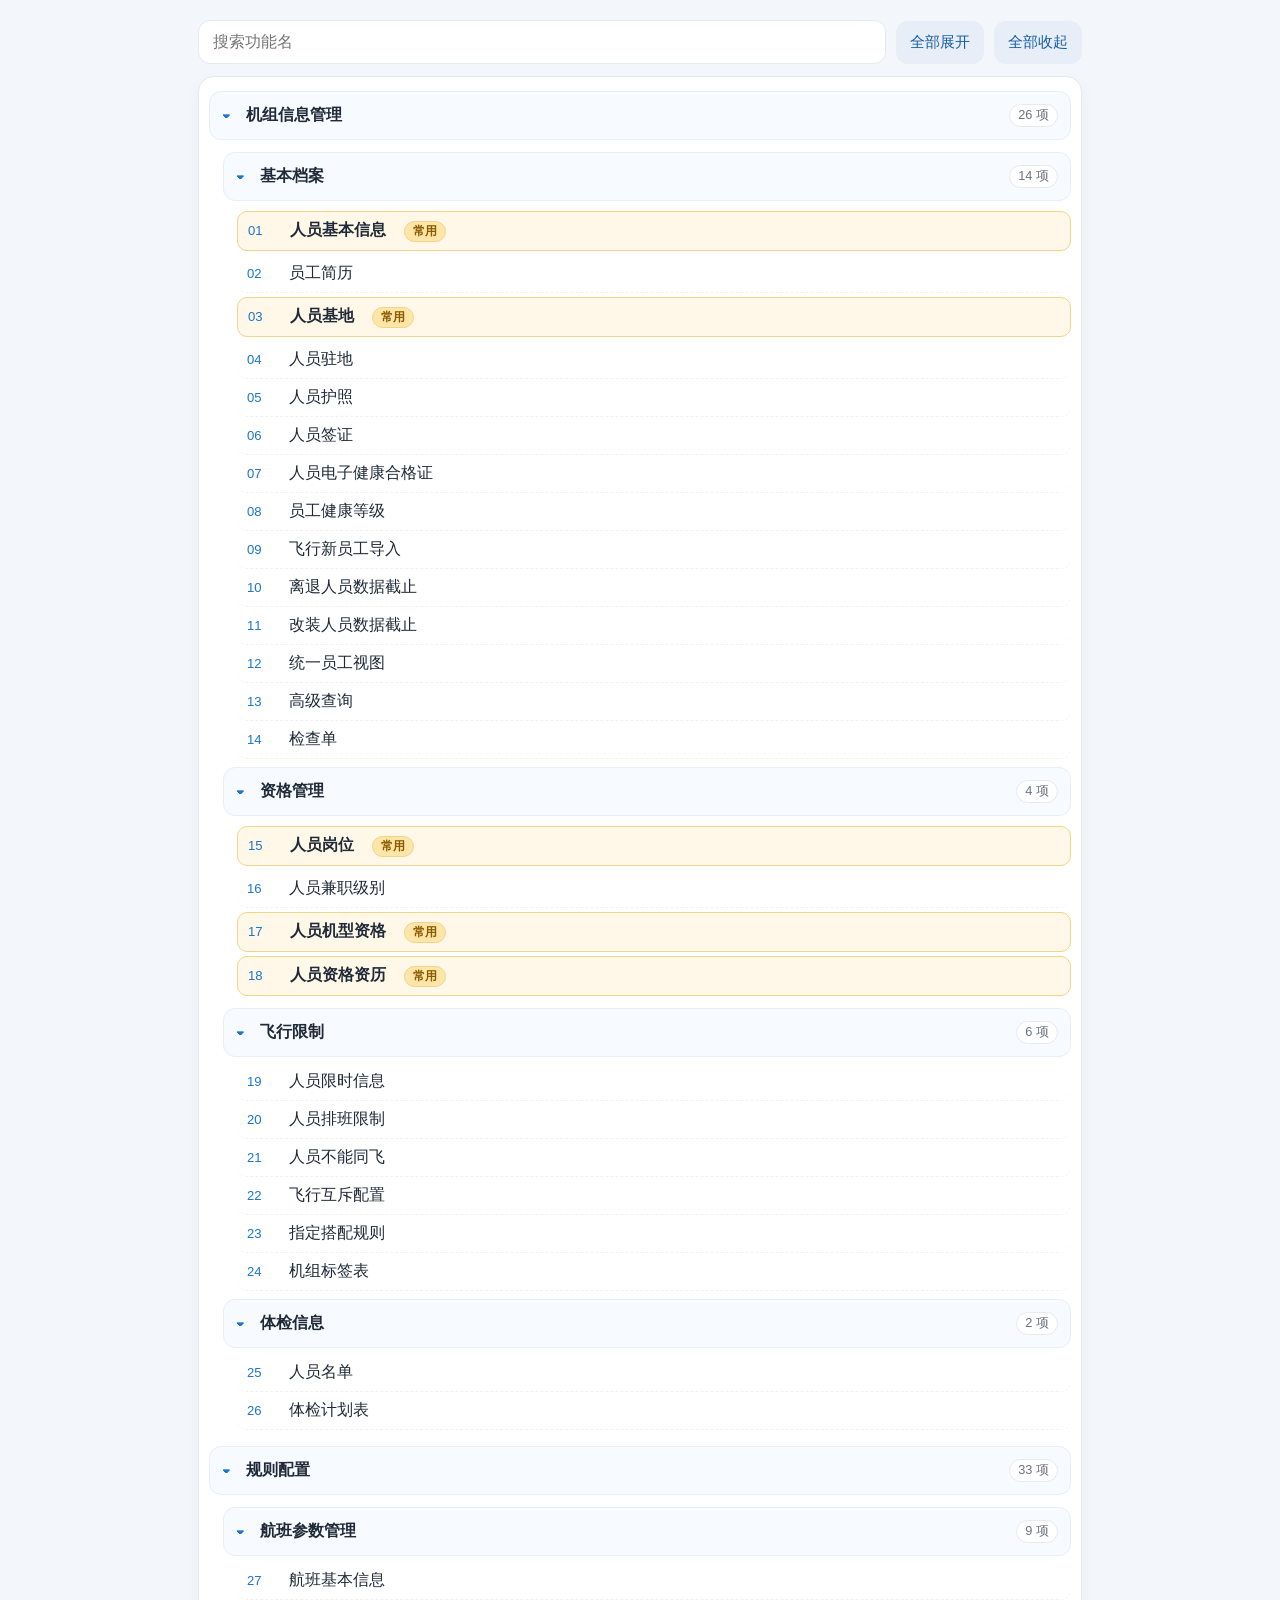
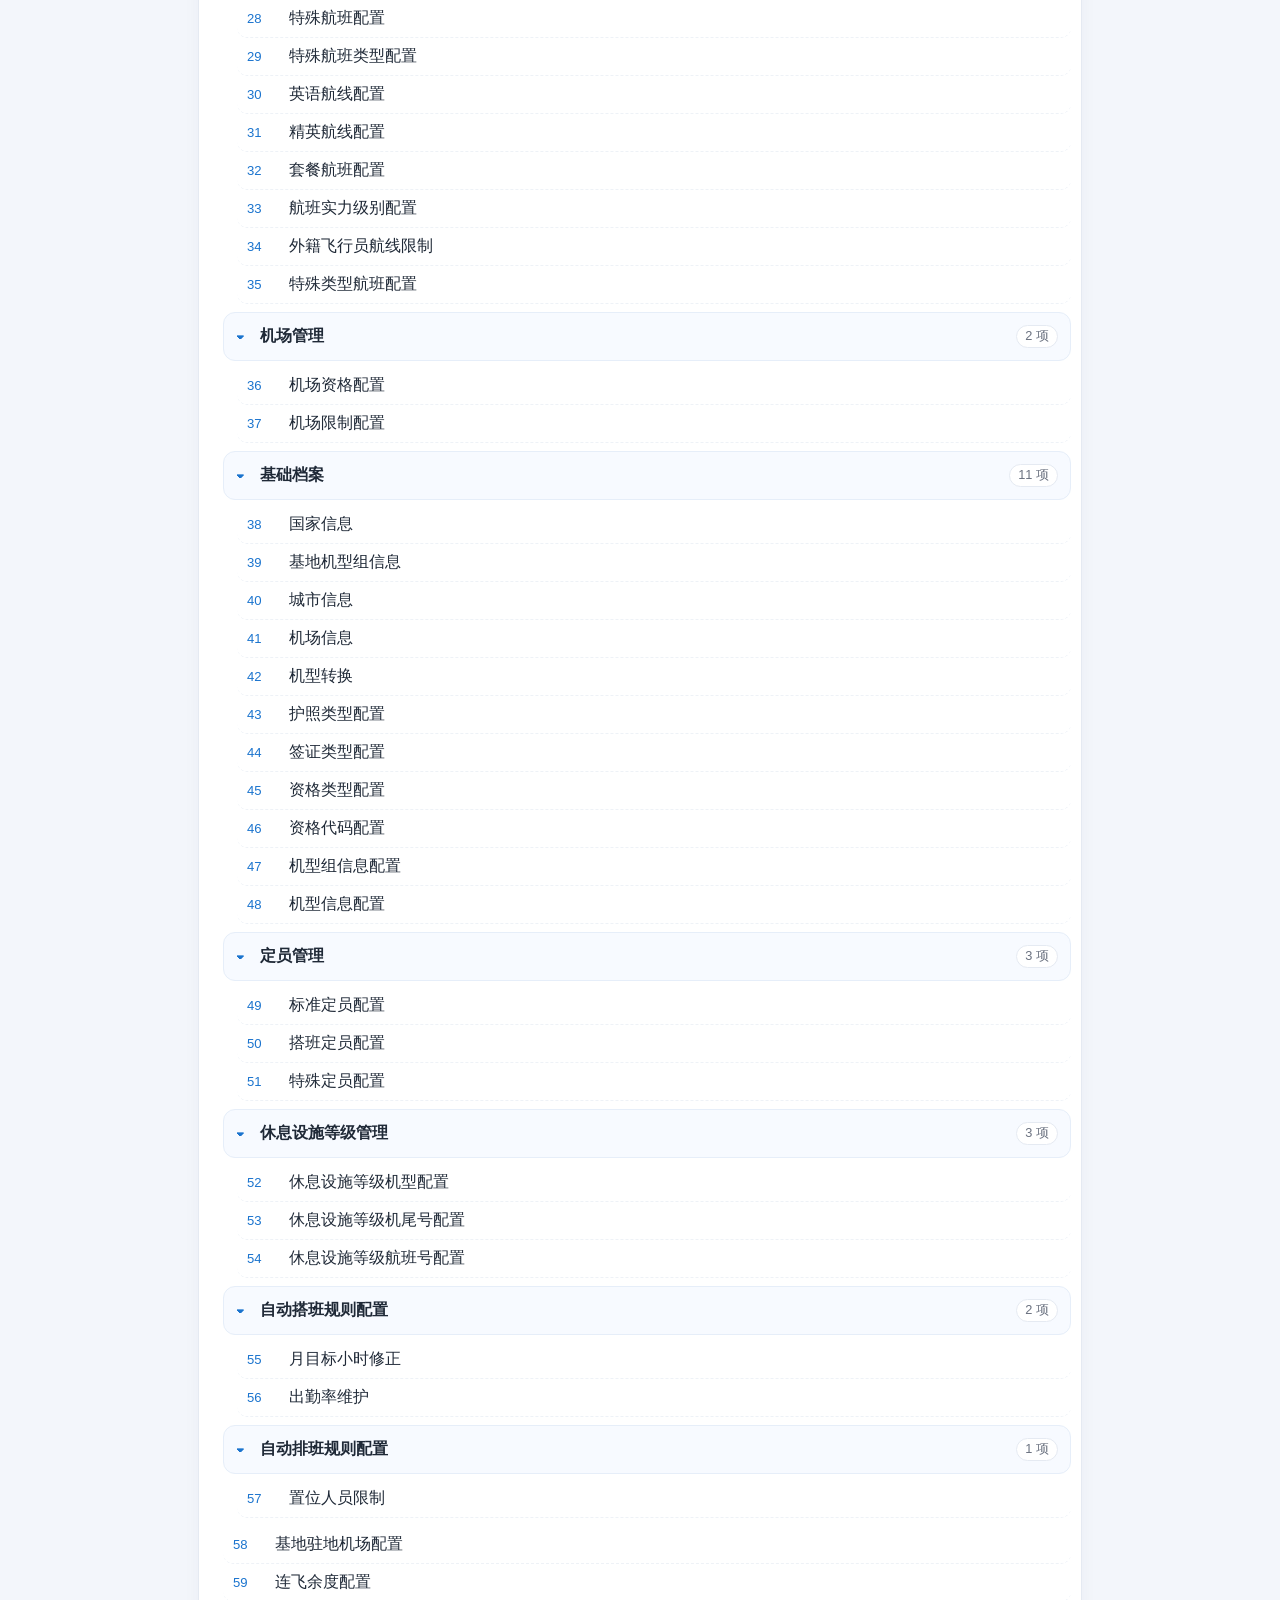
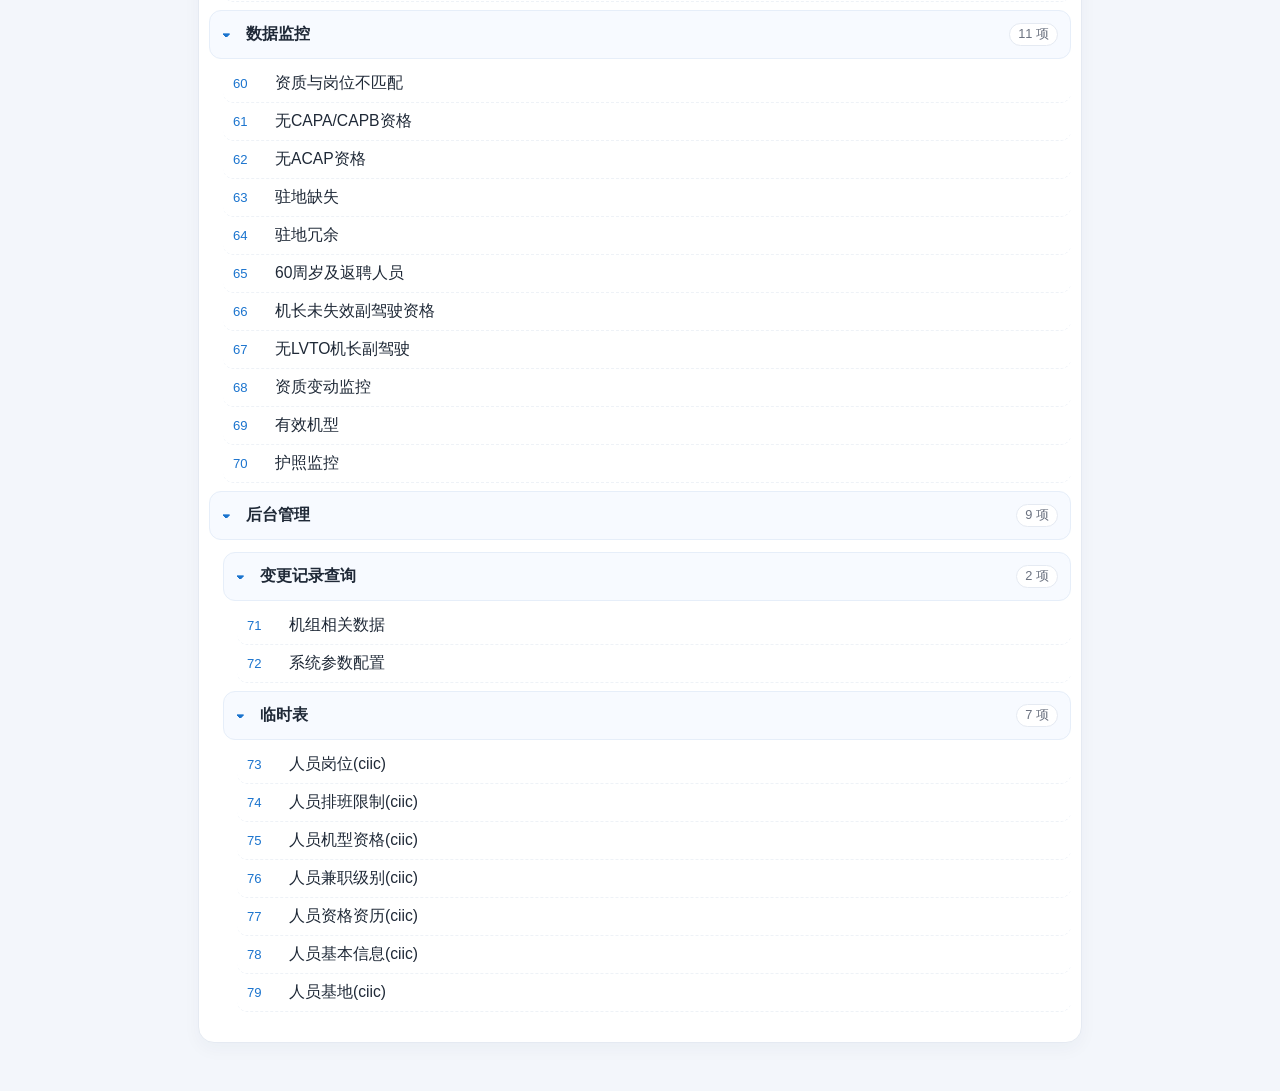
<file: assets/机组门户系统_目录.html>
<!DOCTYPE html>
<html lang="zh-CN">
<head>
<meta charset="UTF-8" />
<meta name="viewport" content="width=device-width, initial-scale=1" />
<title>机组门户系统</title>
<style>
  :root {
    --blue: #1b74ce;
    --blue-dark: #165da5;
    --bg: #f3f6fb;
    --card: #ffffff;
    --text: #1f2937;
    --muted: #6b7280;
    --line: #e5eaf2;
  }
  * { box-sizing: border-box; }
  body {
    margin: 0;
    font-family: "Segoe UI", "Microsoft YaHei", sans-serif;
    color: var(--text);
    background: var(--bg);
    min-height: 100vh;
  }
  .wrap {
    max-width: 920px;
    margin: 0 auto;
    padding: 20px 18px 48px;
  }
  .toolbar {
    margin: 0 0 12px;
    display: flex;
    gap: 10px;
    flex-wrap: wrap;
    align-items: center;
  }
  .toolbar input {
    flex: 1;
    min-width: 220px;
    border: 1px solid var(--line);
    border-radius: 12px;
    padding: 12px 14px;
    font-size: 1rem;
    outline: none;
    background: var(--card);
  }
  .toolbar input:focus { border-color: var(--blue); box-shadow: 0 0 0 3px rgba(27,116,206,.15); }
  .btn {
    border: 0;
    border-radius: 12px;
    padding: 12px 14px;
    background: var(--blue);
    color: #fff;
    cursor: pointer;
    font-size: .92rem;
  }
  .btn.secondary { background: #e8eef8; color: var(--blue-dark); }
  .card {
    background: var(--card);
    border: 1px solid var(--line);
    border-radius: 16px;
    padding: 8px 10px 14px;
    box-shadow: 0 6px 18px rgba(15, 40, 80, .04);
  }
  ul { list-style: none; margin: 0; padding: 0; }
  li.group { margin: 6px 0; }
  li.group > details > summary {
    list-style: none;
    cursor: pointer;
    display: flex;
    align-items: center;
    justify-content: space-between;
    gap: 10px;
    padding: 12px 12px;
    border-radius: 12px;
    background: #f7faff;
    border: 1px solid #e6eef9;
    font-weight: 650;
  }
  li.group > details > summary::-webkit-details-marker { display: none; }
  li.group > details > summary::before {
    content: "▾";
    color: var(--blue);
    margin-right: 6px;
  }
  li.group > details:not([open]) > summary::before { content: "▸"; }
  .g-title { flex: 1; }
  .g-count {
    color: var(--muted);
    font-size: .8rem;
    font-weight: 500;
    background: #fff;
    border-radius: 999px;
    padding: 2px 8px;
    border: 1px solid var(--line);
  }
  li.group > details > ul { padding: 6px 0 2px 14px; }
  li.leaf {
    display: flex;
    gap: 10px;
    align-items: baseline;
    padding: 8px 10px;
    border-radius: 10px;
    border-bottom: 1px dashed #eef2f7;
  }
  li.leaf:hover { background: #f5f9ff; }
  li.leaf.hot {
    background: #fff8e8;
    border: 1px solid #f0d48a;
    border-bottom: 1px solid #f0d48a;
    margin: 4px 0;
  }
  li.leaf.hot:hover { background: #fff3d6; }
  li.leaf .num {
    color: var(--blue);
    font-variant-numeric: tabular-nums;
    font-size: .82rem;
    min-width: 2rem;
  }
  li.leaf .name { font-size: .98rem; }
  li.leaf.hot .name { font-weight: 650; }
  .badge {
    margin-left: 8px;
    font-size: .75rem;
    color: #8a5a00;
    background: #ffe6a8;
    border: 1px solid #f0d48a;
    border-radius: 999px;
    padding: 1px 8px;
    font-weight: 600;
  }
  li.hidden { display: none !important; }
</style>
</head>
<body>
  <div class="wrap">
    <div class="toolbar">
      <input id="q" type="search" placeholder="搜索功能名" />
      <button class="btn secondary" type="button" id="expand">全部展开</button>
      <button class="btn secondary" type="button" id="collapse">全部收起</button>
    </div>

    <div class="card">
      <ul id="tree"><li class="group"><details open><summary><span class="g-title">机组信息管理</span><span class="g-count">26 项</span></summary><ul><li class="group"><details open><summary><span class="g-title">基本档案</span><span class="g-count">14 项</span></summary><ul><li class="leaf hot"><span class="num">01</span><span class="name">人员基本信息</span><span class="badge">常用</span></li><li class="leaf"><span class="num">02</span><span class="name">员工简历</span></li><li class="leaf hot"><span class="num">03</span><span class="name">人员基地</span><span class="badge">常用</span></li><li class="leaf"><span class="num">04</span><span class="name">人员驻地</span></li><li class="leaf"><span class="num">05</span><span class="name">人员护照</span></li><li class="leaf"><span class="num">06</span><span class="name">人员签证</span></li><li class="leaf"><span class="num">07</span><span class="name">人员电子健康合格证</span></li><li class="leaf"><span class="num">08</span><span class="name">员工健康等级</span></li><li class="leaf"><span class="num">09</span><span class="name">飞行新员工导入</span></li><li class="leaf"><span class="num">10</span><span class="name">离退人员数据截止</span></li><li class="leaf"><span class="num">11</span><span class="name">改装人员数据截止</span></li><li class="leaf"><span class="num">12</span><span class="name">统一员工视图</span></li><li class="leaf"><span class="num">13</span><span class="name">高级查询</span></li><li class="leaf"><span class="num">14</span><span class="name">检查单</span></li></ul></details></li><li class="group"><details open><summary><span class="g-title">资格管理</span><span class="g-count">4 项</span></summary><ul><li class="leaf hot"><span class="num">15</span><span class="name">人员岗位</span><span class="badge">常用</span></li><li class="leaf"><span class="num">16</span><span class="name">人员兼职级别</span></li><li class="leaf hot"><span class="num">17</span><span class="name">人员机型资格</span><span class="badge">常用</span></li><li class="leaf hot"><span class="num">18</span><span class="name">人员资格资历</span><span class="badge">常用</span></li></ul></details></li><li class="group"><details open><summary><span class="g-title">飞行限制</span><span class="g-count">6 项</span></summary><ul><li class="leaf"><span class="num">19</span><span class="name">人员限时信息</span></li><li class="leaf"><span class="num">20</span><span class="name">人员排班限制</span></li><li class="leaf"><span class="num">21</span><span class="name">人员不能同飞</span></li><li class="leaf"><span class="num">22</span><span class="name">飞行互斥配置</span></li><li class="leaf"><span class="num">23</span><span class="name">指定搭配规则</span></li><li class="leaf"><span class="num">24</span><span class="name">机组标签表</span></li></ul></details></li><li class="group"><details open><summary><span class="g-title">体检信息</span><span class="g-count">2 项</span></summary><ul><li class="leaf"><span class="num">25</span><span class="name">人员名单</span></li><li class="leaf"><span class="num">26</span><span class="name">体检计划表</span></li></ul></details></li></ul></details></li><li class="group"><details open><summary><span class="g-title">规则配置</span><span class="g-count">33 项</span></summary><ul><li class="group"><details open><summary><span class="g-title">航班参数管理</span><span class="g-count">9 项</span></summary><ul><li class="leaf"><span class="num">27</span><span class="name">航班基本信息</span></li><li class="leaf"><span class="num">28</span><span class="name">特殊航班配置</span></li><li class="leaf"><span class="num">29</span><span class="name">特殊航班类型配置</span></li><li class="leaf"><span class="num">30</span><span class="name">英语航线配置</span></li><li class="leaf"><span class="num">31</span><span class="name">精英航线配置</span></li><li class="leaf"><span class="num">32</span><span class="name">套餐航班配置</span></li><li class="leaf"><span class="num">33</span><span class="name">航班实力级别配置</span></li><li class="leaf"><span class="num">34</span><span class="name">外籍飞行员航线限制</span></li><li class="leaf"><span class="num">35</span><span class="name">特殊类型航班配置</span></li></ul></details></li><li class="group"><details open><summary><span class="g-title">机场管理</span><span class="g-count">2 项</span></summary><ul><li class="leaf"><span class="num">36</span><span class="name">机场资格配置</span></li><li class="leaf"><span class="num">37</span><span class="name">机场限制配置</span></li></ul></details></li><li class="group"><details open><summary><span class="g-title">基础档案</span><span class="g-count">11 项</span></summary><ul><li class="leaf"><span class="num">38</span><span class="name">国家信息</span></li><li class="leaf"><span class="num">39</span><span class="name">基地机型组信息</span></li><li class="leaf"><span class="num">40</span><span class="name">城市信息</span></li><li class="leaf"><span class="num">41</span><span class="name">机场信息</span></li><li class="leaf"><span class="num">42</span><span class="name">机型转换</span></li><li class="leaf"><span class="num">43</span><span class="name">护照类型配置</span></li><li class="leaf"><span class="num">44</span><span class="name">签证类型配置</span></li><li class="leaf"><span class="num">45</span><span class="name">资格类型配置</span></li><li class="leaf"><span class="num">46</span><span class="name">资格代码配置</span></li><li class="leaf"><span class="num">47</span><span class="name">机型组信息配置</span></li><li class="leaf"><span class="num">48</span><span class="name">机型信息配置</span></li></ul></details></li><li class="group"><details open><summary><span class="g-title">定员管理</span><span class="g-count">3 项</span></summary><ul><li class="leaf"><span class="num">49</span><span class="name">标准定员配置</span></li><li class="leaf"><span class="num">50</span><span class="name">搭班定员配置</span></li><li class="leaf"><span class="num">51</span><span class="name">特殊定员配置</span></li></ul></details></li><li class="group"><details open><summary><span class="g-title">休息设施等级管理</span><span class="g-count">3 项</span></summary><ul><li class="leaf"><span class="num">52</span><span class="name">休息设施等级机型配置</span></li><li class="leaf"><span class="num">53</span><span class="name">休息设施等级机尾号配置</span></li><li class="leaf"><span class="num">54</span><span class="name">休息设施等级航班号配置</span></li></ul></details></li><li class="group"><details open><summary><span class="g-title">自动搭班规则配置</span><span class="g-count">2 项</span></summary><ul><li class="leaf"><span class="num">55</span><span class="name">月目标小时修正</span></li><li class="leaf"><span class="num">56</span><span class="name">出勤率维护</span></li></ul></details></li><li class="group"><details open><summary><span class="g-title">自动排班规则配置</span><span class="g-count">1 项</span></summary><ul><li class="leaf"><span class="num">57</span><span class="name">置位人员限制</span></li></ul></details></li><li class="leaf"><span class="num">58</span><span class="name">基地驻地机场配置</span></li><li class="leaf"><span class="num">59</span><span class="name">连飞余度配置</span></li></ul></details></li><li class="group"><details open><summary><span class="g-title">数据监控</span><span class="g-count">11 项</span></summary><ul><li class="leaf"><span class="num">60</span><span class="name">资质与岗位不匹配</span></li><li class="leaf"><span class="num">61</span><span class="name">无CAPA/CAPB资格</span></li><li class="leaf"><span class="num">62</span><span class="name">无ACAP资格</span></li><li class="leaf"><span class="num">63</span><span class="name">驻地缺失</span></li><li class="leaf"><span class="num">64</span><span class="name">驻地冗余</span></li><li class="leaf"><span class="num">65</span><span class="name">60周岁及返聘人员</span></li><li class="leaf"><span class="num">66</span><span class="name">机长未失效副驾驶资格</span></li><li class="leaf"><span class="num">67</span><span class="name">无LVTO机长副驾驶</span></li><li class="leaf"><span class="num">68</span><span class="name">资质变动监控</span></li><li class="leaf"><span class="num">69</span><span class="name">有效机型</span></li><li class="leaf"><span class="num">70</span><span class="name">护照监控</span></li></ul></details></li><li class="group"><details open><summary><span class="g-title">后台管理</span><span class="g-count">9 项</span></summary><ul><li class="group"><details open><summary><span class="g-title">变更记录查询</span><span class="g-count">2 项</span></summary><ul><li class="leaf"><span class="num">71</span><span class="name">机组相关数据</span></li><li class="leaf"><span class="num">72</span><span class="name">系统参数配置</span></li></ul></details></li><li class="group"><details open><summary><span class="g-title">临时表</span><span class="g-count">7 项</span></summary><ul><li class="leaf"><span class="num">73</span><span class="name">人员岗位(ciic)</span></li><li class="leaf"><span class="num">74</span><span class="name">人员排班限制(ciic)</span></li><li class="leaf"><span class="num">75</span><span class="name">人员机型资格(ciic)</span></li><li class="leaf"><span class="num">76</span><span class="name">人员兼职级别(ciic)</span></li><li class="leaf"><span class="num">77</span><span class="name">人员资格资历(ciic)</span></li><li class="leaf"><span class="num">78</span><span class="name">人员基本信息(ciic)</span></li><li class="leaf"><span class="num">79</span><span class="name">人员基地(ciic)</span></li></ul></details></li></ul></details></li></ul>
    </div>
  </div>
<script>
const q = document.getElementById('q');
const tree = document.getElementById('tree');
function normalize(s){ return (s||'').toLowerCase(); }
q.addEventListener('input', () => {
  const kw = normalize(q.value.trim());
  tree.querySelectorAll('li.leaf').forEach(li => {
    const hit = !kw || normalize(li.textContent).includes(kw);
    li.classList.toggle('hidden', !hit);
  });
  tree.querySelectorAll('li.group').forEach(g => {
    const any = g.querySelector('li.leaf:not(.hidden)');
    g.classList.toggle('hidden', !any);
    if (any && kw) g.querySelector('details')?.setAttribute('open', '');
  });
});
document.getElementById('expand').onclick = () => {
  tree.querySelectorAll('details').forEach(d => d.open = true);
};
document.getElementById('collapse').onclick = () => {
  tree.querySelectorAll('details').forEach(d => d.open = false);
};
</script>
</body>
</html>
</file>
